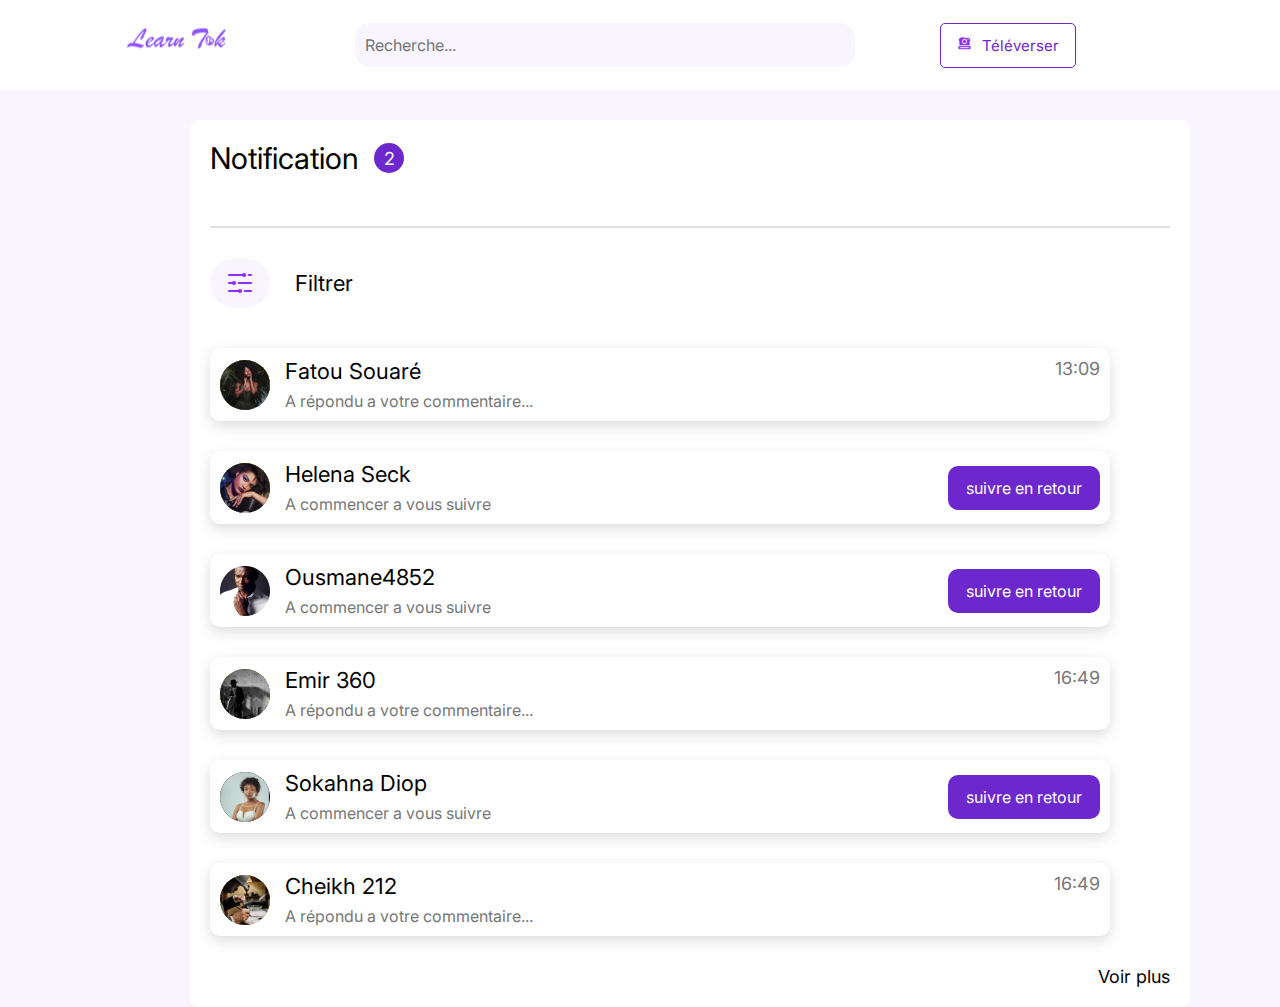
<file: Notifications/index.html>
<!DOCTYPE html>
<html lang="en">
<head>
    <meta charset="UTF-8">
    <meta name="viewport" content="width=device-width, initial-scale=1.0">
    <link rel="preconnect" href="https://fonts.googleapis.com">
    <link rel="preconnect" href="https://fonts.gstatic.com" crossorigin>
    <link href="https://fonts.googleapis.com/css2?family=Inter:wght@100..900&display=swap" rel="stylesheet">
    <link rel="stylesheet" href="index.css">
    <title>Notifications</title>
</head>
<body>
    <header class="header">
        <div class="header-container">
            <a href="../accueil/acceuil.html">
            <img src="image/Rectangle 31.svg" alt="" class="logo">
        </a>
            <div class="seacrh-header">
                <input type="text" placeholder="Recherche..." class="search-input">
            </div>
            <div class="btn-header">
                <a href="../créa contenu/contenu.html">
                <button class="btn-add">
                    <img src="image/Group 21.svg" alt="">
                    <span>Téléverser</span>
                </button>
                </a>
            </div>
        </div>
    </header>
    <section class="section-1">
        <div class="section-1-container">
            
            <div class="section-1-right">
                <div class="section-1-right-container">
                    <div class="container-right-top">
                        <div class="title">
                            <h1>Notification</h1>
                            <div class="not">2</div>
                        </div>
                        <div class="hr"></div>
                    </div>
                    <div class="container-right-bottom">
                        <div class="right-bottom-top">
                            <div class="filter-btn">
                                <img src="image/Tune.svg" alt="">
                            </div>
                            <span>Filtrer</span>
                        </div>
                        <div class="right-bottom-middle">
                            <div class="response-not">
                                <div class="response-not-left">
                                    <img src="image/Ellipse 8.svg" alt="">
                                    <div class="person-info">
                                        <h1>Fatou Souaré</h1>
                                        <span>A répondu a votre commentaire...</span>
                                    </div>
                                </div>
                                <span class="span">13:09</span>
                            </div>
                            <div class="response-add">
                                <div class="response-add-left">
                                    <img src="image/Ellipse 9.svg" alt="">
                                    <div class="person-info">
                                        <h1>Helena Seck</h1>
                                        <span>A commencer a vous suivre</span>
                                    </div>
                                </div>
                                <button class="btn-suivie">
                                    <span>suivre en retour</span>
                                </button>
                            </div>
                            <div class="response-add">
                                <div class="response-add-left">
                                    <img src="image/Ellipse 10.png" alt="">
                                    <div class="person-info">
                                        <h1>Ousmane4852</h1>
                                        <span>A commencer a vous suivre</span>
                                    </div>
                                </div>
                                <button class="btn-suivie">
                                    
                                    <span>suivre en retour</span>
                                </button>
                            </div>
                            <div class="response-not">
                                <div class="response-not-left">
                                    <img src="image/Ellipse 11.svg" alt="">
                                    <div class="person-info">
                                        <h1>Emir 360</h1>
                                        <span>A répondu a votre commentaire...</span>
                                    </div>
                                </div>
                                <span class="span">16:49</span>
                            </div>
                            <div class="response-add">
                                <div class="response-add-left">
                                    <img src="image/Ellipse 12.svg" alt="">
                                    <div class="person-info">
                                        <h1>Sokahna Diop</h1>
                                        <span>A commencer a vous suivre</span>
                                    </div>
                                </div>
                                <button class="btn-suivie">
                                    <span>suivre en retour</span>
                                </button>
                            </div>
                            <div class="response-not">
                                <div class="response-not-left">
                                    <img src="image/Ellipse 13.svg" alt="">
                                    <div class="person-info">
                                        <h1>Cheikh 212</h1>
                                        <span>A répondu a votre commentaire...</span>
                                    </div>
                                </div>
                                <span class="span">16:49</span>
                            </div>
                        </div>
                        <div class="right-bottom-end">
                            <div class="plus">
                                <span>Voir plus</span>
                            </div>
                        </div>
                    </div>
                </div>
            </div>
        </div>
    </section>
</body>
</html>
</file>
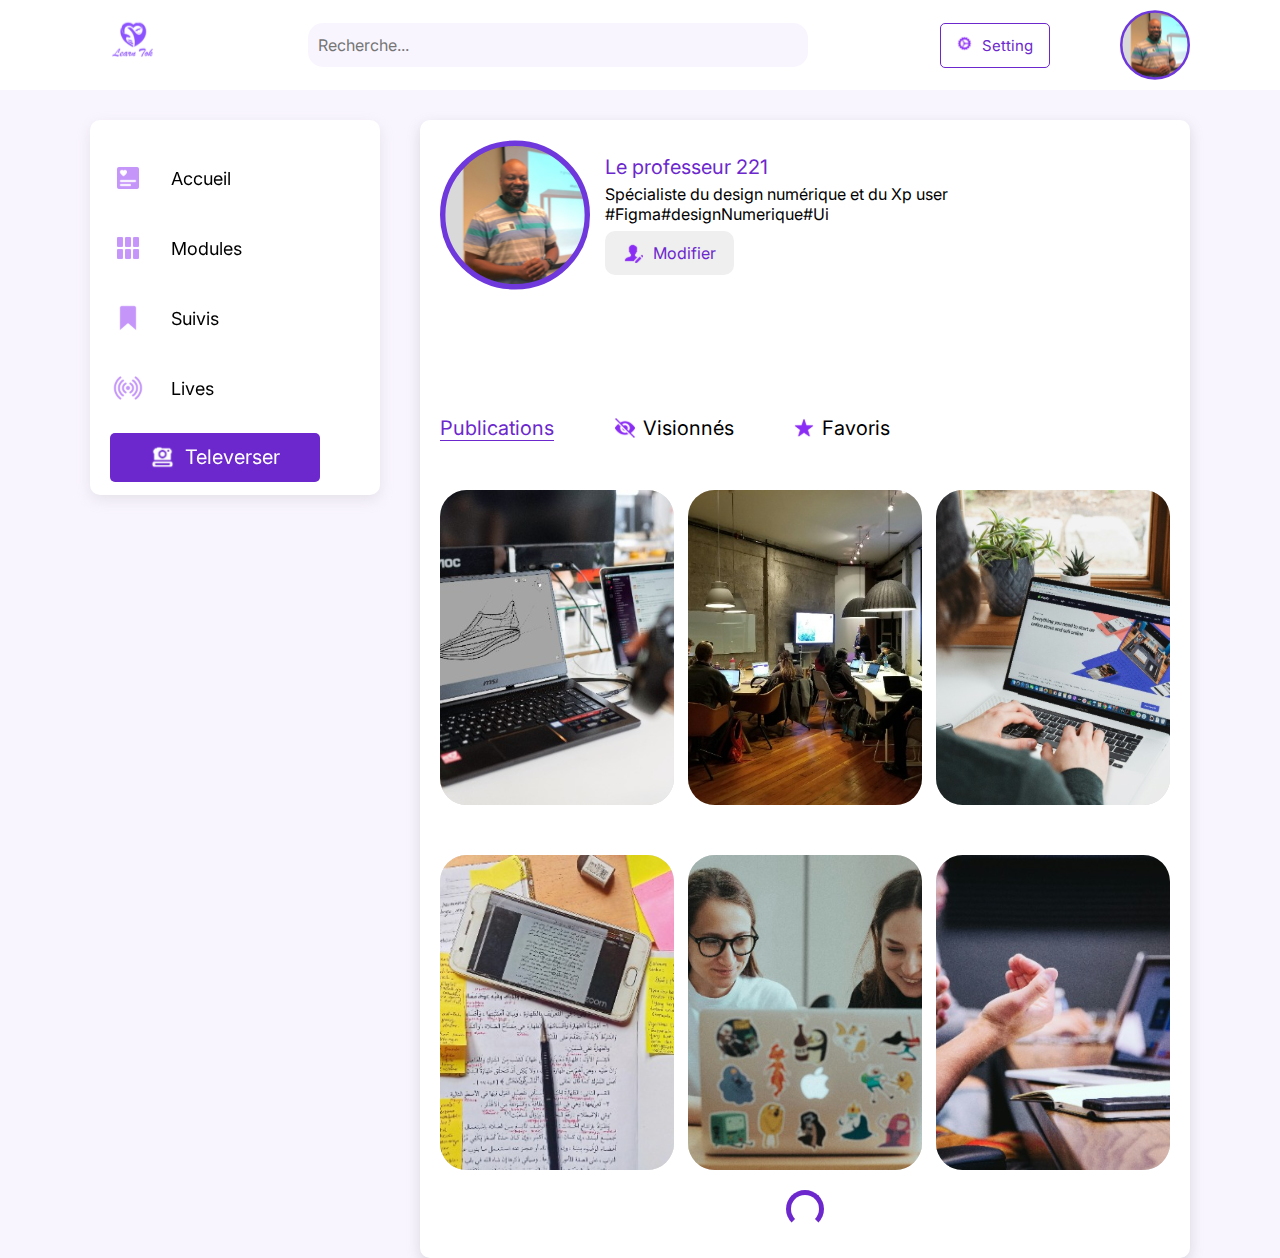
<file: profil/index.html>
<!DOCTYPE html>
<html lang="en">
<head>
    <meta charset="UTF-8">
    <meta name="viewport" content="width=device-width, initial-scale=1.0">
    <link rel="preconnect" href="https://fonts.googleapis.com">
    <link rel="preconnect" href="https://fonts.gstatic.com" crossorigin>
    <link href="https://fonts.googleapis.com/css2?family=Inter:wght@100..900&display=swap" rel="stylesheet">
    <link rel="stylesheet" href="profil.css">
    <title>Profil</title>
</head>
<body>
    <header class="header">
        <div class="header-container">
            <a href="../accueil/acceuil.html">
            <img src="image/learn tok - 1-02 1.svg" alt="" class="logo">
            </a>
            <div class="seacrh-header">
                <input type="text" placeholder="Recherche..." class="search-input">
            </div>
            <div class="btn-header">
                <a href="../parametre/index.html">
                <button class="btn-add">
                    <img src="image/Settings.svg" alt="">
                    <span>Setting</span>
                </button>
                </a>
                <a href="#">
                    <img class="link-profil" src="image/profil.svg" alt="">
                </a>
            </div>
        </div>
    </header>
    <section class="section-1">
        <div class="section-1-container">
            <div class="section-1-left">
                <div class="section-1-left-container">
                    <div class="left-container-bottom">
                        <div class="link-nav">
                            <a href="../accueil/acceuil.html">
                                <img src="image/For You.svg" alt="">
                                <span>Accueil</span>
                            </a>
                        </div>
                        <div class="link-nav">
                            <a href="../module/module.html">
                                <img src="image/View Module.svg" alt="">
                                <span>Modules</span>
                            </a>
                        </div>
                        <div class="link-nav">
                            <a href="../profi">
                                <img src="image/Bookmark.svg" alt="">
                                <span>Suivis</span>
                            </a>
                        </div>
                        <div class="link-nav">
                            <a href="../création videos/creation vid.html">
                                <img src="image/Radio Waves.svg" alt="">
                                <span>Lives</span>
                            </a>
                        </div>
                    </div>
                    <div class="left-container-end">
                        <button class="btn-poster">
                            <img src="image/Polaroid.svg" alt="">
                            <a href="../créa contenu/contenu.html">
                            <span>Televerser</span>
                            </a>
                        </button>
                    </div>
                </div>
            </div>
            <div class="section-1-right">
                <div class="section-1-right-container">
                    <div class="container-right-top">
                        <div class="profile-top">
                            <img class="profil-img" src="image/profil.svg" alt="">
                            <div class="profile-top-info">
                                <h1>Le professeur 221</h1>
                                <p>
                                    Spécialiste du design numérique 
                                    et du Xp user
                                    #Figma#designNumerique#Ui
                                </p>
                                <button class="profil-btn">
                                    <img src="image/Registration.svg" alt="">
                                    <span>Modifier</span>
                                </button>
                            </div>
                        </div>
                        <div class="profile-bottom">
                            <div class="link-span">
                                <span class="span-actif">Publications</span>
                            </div>
                            <div class="link-span plus">
                                <img src="image/Hide.svg" alt="">
                                <span>Visionnés</span>
                            </div>
                            <div class="link-span plus">
                                <img src="image/Star.svg" alt="">
                                <span>Favoris</span>
                            </div>
                        </div>
                    </div>
                    <div class="container-right-bottom">
                        <div class="video-look">
                            <div class="look-1">
                                <img class="vdo" src="image/Rectangle 25.svg" alt="">
                                <div class="info-cacher">
                                    <img src="image/Play.svg" alt="" class="play">
                                </div>
                            </div>
                            <div class="look-1">
                                <img class="vdo" src="image/Rectangle 26.svg" alt="">
                                <div class="info-cacher">
                                    <img src="image/Play.svg" alt="" class="play">
                                    <div class="person">
                                        
                                    </div>
                                </div>
                            </div>
                            <div class="look-1">
                                <img class="vdo" src="image/Rectangle 27.svg" alt="">
                                <div class="info-cacher">
                                    <img src="image/Play.svg" alt="" class="play">
                                    <div class="person">
                                        
                                    </div>
                                </div>
                            </div>
                        </div>
                        <div class="video-look">
                            <div class="look-1">
                                <img class="vdo" src="image/Rectangle 33.svg" alt="">
                                <div class="info-cacher">
                                    <img src="image/Play.svg" alt="" class="play">
                                    <div class="person">
                                        
                                    </div>
                                </div>
                            </div>
                            <div class="look-1">
                                <img class="vdo" src="image/Rectangle 34.svg" alt="">
                                <div class="info-cacher">
                                    <img src="image/Play.svg" alt="" class="play">
                                    <div class="person">
                                        
                                    </div>
                                </div>
                            </div>
                            <div class="look-1">
                                <img class="vdo" src="image/Rectangle 35.svg" alt="">
                                <div class="info-cacher">
                                    <img src="image/Play.svg" alt="" class="play">
                                    <div class="person">
                                    </div>
                                </div>
                            </div>
                        </div>
                        <div class="spinner">
                            <span class="loader"></span>
                        </div>
                    </div>
                </div>
            </div>
        </div>
    </section>
</body>
</html>
</file>
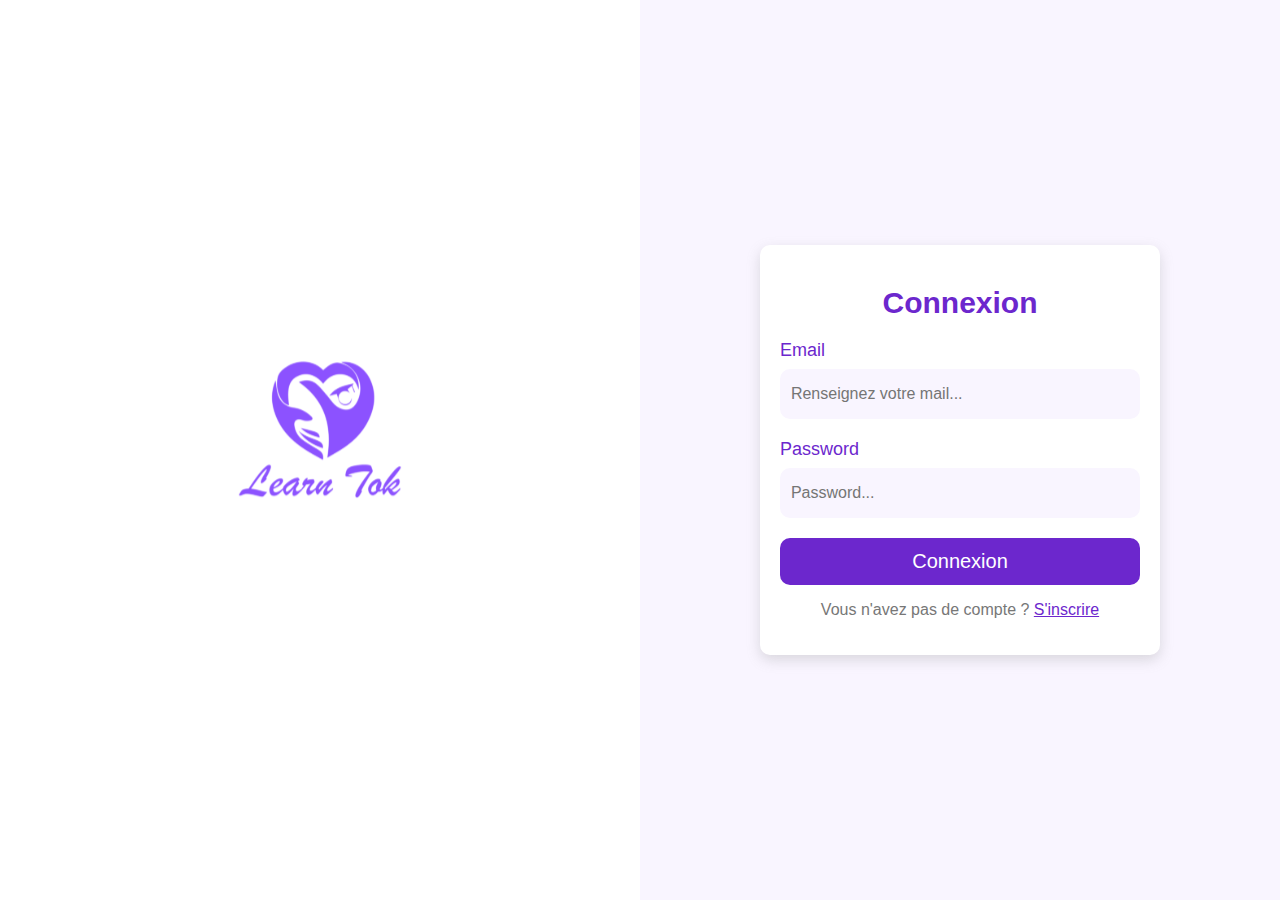
<file: wetransfer_connexion_2024-03-27_1418/connexion/index.html>
<!DOCTYPE html>
<html lang="en">
<head>
    <meta charset="UTF-8">
    <meta name="viewport" content="width=device-width, initial-scale=1.0">
    <link rel="stylesheet" href="profil.css">
    <title>Connexion</title>
</head>
<body>
    <main>
        <div class="main-left">
            <img src="image/learn tok - 1-02 2.svg" alt="">
        </div>
        <div class="main-right">
            <div class="main-right-container">
                <h1>Connexion</h1>
                <div class="formulaire">
                    <div class="champ">
                        <label for="">Email</label>
                        <input type="text" placeholder="  Renseignez votre mail...">
                    </div>
                    <div class="champ">
                        <label for="">Password</label>
                        <input type="text" placeholder="  Password...">
                    </div>
                    <div>
                        <button class="btn-valider">Connexion</button>
                    </div>
                </div>
                <p>Vous n'avez pas de compte ? <a href="./Inscription.html">S'inscrire</a></p>
            </div>
        </div>
    </main>
</body>
</html>
</file>
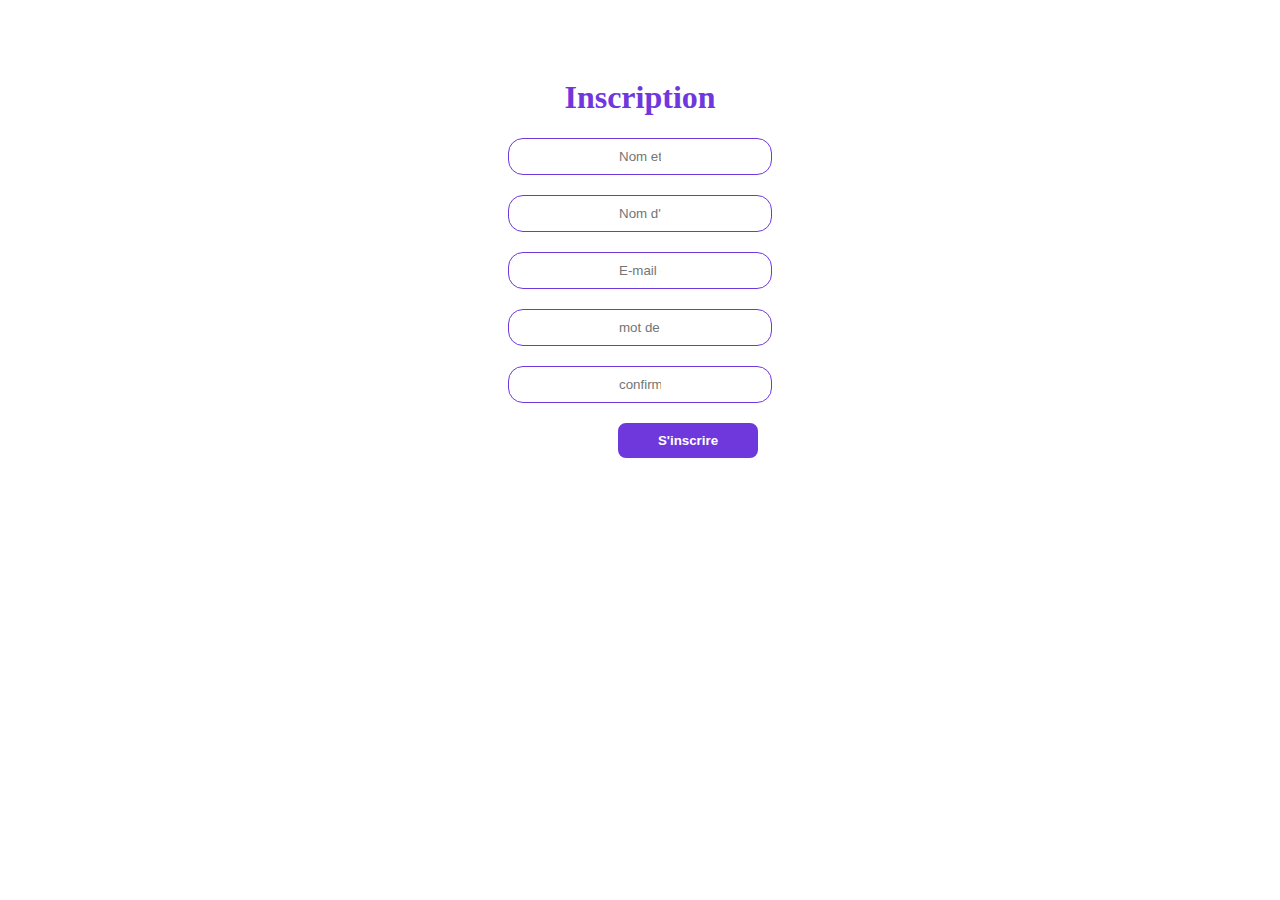
<file: inscription/inscription.html>
<!DOCTYPE html>
<html lang="en">
<head>
    <meta charset="UTF-8">
    <meta name="viewport" content="width=device-width, initial-scale=1.0">
    <title>inscription</title>
    <link rel="stylesheet" href="inscription.css">
</head>
<body>
    <div class="rect">
        <div class="container">
            <h1>Inscription</h1>
            <input type="text" placeholder="Nom et Prénom">
            <input type="text" placeholder="Nom d'utilisateur">
            <input type="text" placeholder="E-mail ou numéro de tele">
            <input type="text" placeholder="mot de passe">
            <input type="text" placeholder="confirmer votre mot de passe">
            <button>S'inscrire</button>
        </div>
    </div>    
</body>
</html>
</file>
<file: Notifications/index.css>
* {
    min-width: 0;
    font: inherit;
}

*, *::before, *::after {
    box-sizing: border-box;
}

img, svg,video {
    display: block;
    height: auto;
    max-width: 100%;
}

body {
    margin: 0;
    min-height: 100dvh;
}

/*-------------------------------  Header  -------------------*/

.header {
    display: flex;
    justify-content: center; 
    width: 100%;
    height: 90px;
    position: fixed;
    top: 0;
    left: 0;
    z-index: 1000;
    background-color: white;
}

.header-container {
    display: flex;
    flex-direction: row;
    max-width: 100%;
    width: 1100px;
    justify-content: space-between;
    align-items: center;
}

.header-container .logo {
    width: 180px;
    height: 180px;
}

.seacrh-header {
    width: 500px;
    display: flex;
    flex-direction: row;
    align-items: center;
}

.seacrh-header .search-input {
    width: 500px;
    padding: 12px 10px;
    background-color: #F9F5FF;
    border-right: none;
    font-family:"Inter", sans-serif ;
    border: none;
    border-radius: 15px;
}

.seacrh-header .search-input:focus {
    outline: none;
}

.btn-header {
    display: flex;
    flex-direction: row;
    width: 250px;
    justify-content: space-between;
}

.btn-header .btn-add {
    display: flex;
    flex-direction: row;
    font-family: "Inter", sans-serif;
    font-size: 15px;
    border-radius: 5px;
    cursor: pointer;
    padding: 12px 16px;
    border: solid 1px #6C27CD;
    background-color: white;
    color: #6C27CD;
}

.btn-header .btn-add img {
    width: 15px;
    height: 15px;
    margin-right: 10px;
}

.btn-header .btn-connexion {
    font-family: "Inter", sans-serif;
    font-size: 15px;
    border-radius: 5px;
    cursor: pointer;
    padding: 12px 16px;
    border: none;
    background-color: #6C27CD;
    color: white;
}

.btn-header a {
    text-decoration: none;
}

/*----------------------- Section 1 -----------------------*/

.section-1 {
    display: flex;
    justify-content: center;
    width: 100%;
    background-color: #F9F5FF;
}

.section-1-container {
    display: flex;
    max-width: 100%;
    width: 1100px;
    flex-direction: row;
}

.section-1-left {
    max-width: 700px;
    width: 390px;
    height: 100%;
    margin-top: 30px;
    position: fixed;
    top: 90px;
    bottom: 0;
}

.section-1-left .section-1-left-container {
    max-width: 600px;
    width: 290px;
    background-color: white;
    padding: 13px 20px;
    border-radius: 10px;
}

/*----------------------- section 1  Profile --------------------*/

.section-1-left .section-1-left-container .left-container-top {
    display: flex;
    flex-direction: row;
    align-items: center;
    font-family: "Inter", sans-serif;
}

.section-1-left .section-1-left-container .left-container-top img {
    width: 70px;
    height: 70px;
}

.section-1-left .section-1-left-container .left-container-top p {
    margin: 0;
    font-size: 18px;
    margin-bottom: 5px;
}

.section-1-left .section-1-left-container .left-container-top span {
    font-size: 15;
    color: #777777;
}

.section-1-left .section-1-left-container .left-container-top .profil-info {
    margin-left: 15px;
}

.left-container-bottom {
    margin-top: 20px;
}

.left-container-bottom .link-nav a {
    text-decoration: none;
    display: flex;
    flex-direction: row;
    align-items: center;
    font-family: "Inter", sans-serif;
    color: black;
    font-size: 18px;
}

.left-container-bottom .link-nav a img {
    width: 36px;
    height: 36px;
    margin-right: 25px;
}

.left-container-bottom .link-nav {
    margin-bottom: 20px;
    height: 50px;
    display: flex;
    align-items: center;
    position: relative; /* Position relative pour le pseudo-élément */
    transition: color 0.3s;
}

.left-container-bottom .link-nav a:hover,
.left-container-bottom .link-nav a:focus {
    color: var(--title-color);
}

.left-container-bottom .link-nav a:focus::after {
    transform: scaleX(1);
}

.left-container-bottom .link-nav a::after {
    content: '';
    position: absolute; 
    left: 0; 
    bottom: -7px; 
    width: 100%; 
    height: 2px; 
    background-color:#6C27CD;
    transform: scaleX(0);
    transition: transform 0.3s;
}

.left-container-end .btn-poster {
    display: flex;
    flex-direction: row;
    font-family: "Inter", sans-serif;
    font-size: 20px;
    border-radius: 5px;
    cursor: pointer;
    padding: 12px 22px;
    border: none;
    background-color:#6C27CD;
    color: white;
    width: 210px;
    justify-content: center;
}

.left-container-end .btn-poster img {
    width: 25px;
    height: 25px;
    margin-right: 10px;
}

.left-container-end a {
    text-decoration: none;
}

/*---------------------- section 1 right -----------------*/

.section-1-right {
    width: 100%;
    display: flex;
    justify-content: flex-end;
}

.section-1-right-container {
    max-width: 1100px;
    width: 1000px;
    background-color: white;
    border-radius: 10px;
    font-family: "Inter", sans-serif;
    padding: 20px;
    margin-top: 120px;
}

.title h1 {
    margin: 0;
    font-size: 30px;
    margin-right: 15px;
}

.title {
    display: flex;
    flex-direction: row;
    align-items: center;
    margin-bottom: 50px;
}

.title .not {
font-size: 18px;
background-color: #6C27CD;
color: white;
width: 20px;
height: 20px;
display: flex;
align-items: center;
justify-content: center;
padding: 15px;
border-radius: 20px;
}

.hr {
    height: 1px;
    border: solid 1px #e6e1e1;
    margin-bottom: 30px;
}

.filter-btn {
    background-color: #F9F5FF;
    width: 60px;
    height: 50px;
    display: flex;
    justify-content: center;
    align-items: center;
    border-radius: 30px;
}

.filter-btn img {
    width: 30px;
    height: 30px;
}

.right-bottom-top {
    display: flex;
    align-items: center;
    margin-bottom: 40px;
}

.right-bottom-top span {
    font-family: "Inter", sans-serif;
    font-size: 22px;
    margin-left: 25px;
}

.right-bottom-middle {
    font-family: "Inter", sans-serif;
}

.right-bottom-middle .response-not {
    display: flex;
    flex-direction: row;
    justify-content: space-between;
    width: 900px;
    padding: 10px;
    margin-bottom: 30px;
    border-radius: 10px;
    box-shadow: 0px 5px 13px rgba(146, 146, 146, 0.3);
}

.right-bottom-middle .response-not .span {
    font-family: "Inter", sans-serif;
    color: #777777;
    font-size: 18px;
}

.right-bottom-middle .response-not .response-not-left {
    display: flex;
    flex-direction: row;
    align-items: center;
}

.person-info  {
    font-family: "Inter", sans-serif;
    margin-left: 15px;
}

.person-info h1 {
    font-size: 22px;
    margin: 0;
    margin-bottom: 7px;
}

.person-info span {
    color: #777777;
}

.response-add {
    display: flex;
    flex-direction: row;
    align-items: center;
    justify-content: space-between;
    width: 900px;
    padding: 10px;
    margin-bottom: 30px;
    border-radius: 10px;
    box-shadow: 0px 5px 13px rgba(146, 146, 146, 0.3);
}

.response-add .btn-suivie {
    display: flex;
    flex-direction: row;
    font-family: "Inter", sans-serif;
    border: none;
    background-color: #6C27CD;
    color: white;
    padding: 12px 18px;
    border-radius: 10px;
}

.response-add .btn-suivie img {
    width: 15px;
    height: 15px;
    margin-right: 20px;
}

.response-add .response-add-left {
    display: flex;
    flex-direction: row;
    align-items: center;
}

.right-bottom-end {
    display: flex;
    justify-content: flex-end;
}

.right-bottom-end .plus {
    display: flex;
    flex-direction: row;
    align-items: center;
}

.right-bottom-end .plus img {
    width: 15px;
    height: 15px;
    margin-left: 20px;
}

.right-bottom-end .plus span {
    font-family: "Inter", sans-serif;
    font-size: 18px;
}
</file>
<file: profil/profil.css>
* {
    min-width: 0;
    font: inherit;
}

*, *::before, *::after {
    box-sizing: border-box;
}

img, svg,video {
    display: block;
    height: auto;
    max-width: 100%;
}

body {
    margin: 0;
    min-height: 100dvh;
}

/*-------------------------------  Header  -------------------*/

.header {
    display: flex;
    justify-content: center; 
    width: 100%;
    height: 90px;
    position: fixed;
    top: 0;
    left: 0;
    z-index: 1000;
    background-color: white;
}

.header-container {
    display: flex;
    flex-direction: row;
    max-width: 100%;
    width: 1100px;
    justify-content: space-between;
    align-items: center;
}

.header-container .logo {
    width: 85px;
    height: 85px;
}

.seacrh-header {
    width: 500px;
    display: flex;
    flex-direction: row;
    align-items: center;
}

.seacrh-header .search-input {
    width: 500px;
    padding: 12px 10px;
    background-color: #F9F5FF;
    border-right: none;
    font-family:"Inter", sans-serif ;
    border: none;
    border-radius: 15px;
}

.seacrh-header .search-input:focus {
    outline: none;
}

.btn-header {
    display: flex;
    flex-direction: row;
    width: 250px;
    justify-content: space-between;
    align-items: center;
}

.btn-header .link-profil {
    width: 70px;
    height: 70px;
}

.btn-header .btn-add {
    display: flex;
    flex-direction: row;
    font-family: "Inter", sans-serif;
    font-size: 15px;
    border-radius: 5px;
    cursor: pointer;
    padding: 12px 16px;
    border: solid 1px #6C27CD;
    background-color: white;
    color: #6C27CD;
}

.btn-header .btn-add img {
    width: 15px;
    height: 15px;
    margin-right: 10px;
}

.btn-header .btn-connexion {
    font-family: "Inter", sans-serif;
    font-size: 15px;
    border-radius: 5px;
    cursor: pointer;
    padding: 12px 16px;
    border: none;
    background-color: #6C27CD;
    color: white;
}

.btn-header a {
    text-decoration: none;
}

/*----------------------- Section 1 -----------------------*/

.section-1 {
    display: flex;
    justify-content: center;
    width: 100%;
    background-color: #F9F5FF;
}

.section-1-container {
    display: flex;
    max-width: 100%;
    width: 1100px;
    flex-direction: row;
}

.section-1-left {
    max-width: 700px;
    width: 390px;
    height: 100%;
    margin-top: 30px;
    position: fixed;
    top: 90px;
    bottom: 0;
}

.section-1-left .section-1-left-container {
    max-width: 600px;
    width: 290px;
    background-color: white;
    padding: 13px 20px;
    border-radius: 10px;
    box-shadow: 0px 5px 13px rgba(189, 187, 187, 0.3);
}

/*----------------------- section 1  Profile --------------------*/

.section-1-left .section-1-left-container .left-container-top {
    display: flex;
    flex-direction: row;
    align-items: center;
    font-family: "Inter", sans-serif;
}

.section-1-left .section-1-left-container .left-container-top img {
    width: 70px;
    height: 70px;
}

.section-1-left .section-1-left-container .left-container-top p {
    margin: 0;
    font-size: 18px;
    margin-bottom: 5px;
}

.section-1-left .section-1-left-container .left-container-top span {
    font-size: 15;
    color: #777777;
}

.section-1-left .section-1-left-container .left-container-top .profil-info {
    margin-left: 15px;
}

.left-container-bottom {
    margin-top: 20px;
}

.left-container-bottom .link-nav a {
    text-decoration: none;
    display: flex;
    flex-direction: row;
    align-items: center;
    font-family: "Inter", sans-serif;
    color: black;
    font-size: 18px;
}

.left-container-bottom .link-nav a img {
    width: 36px;
    height: 36px;
    margin-right: 25px;
}

.left-container-bottom .link-nav {
    margin-bottom: 20px;
    height: 50px;
    display: flex;
    align-items: center;
    position: relative; /* Position relative pour le pseudo-élément */
    transition: color 0.3s;
}

.left-container-bottom .link-nav a:hover,
.left-container-bottom .link-nav a:focus {
    color: var(--title-color);
}

.left-container-bottom .link-nav a:focus::after {
    transform: scaleX(1);
}

.left-container-bottom .link-nav a::after {
    content: '';
    position: absolute; 
    left: 0; 
    bottom: -7px; 
    width: 100%; 
    height: 2px; 
    background-color:#6C27CD;
    transform: scaleX(0);
    transition: transform 0.3s;
}

.left-container-end .btn-poster {
    display: flex;
    flex-direction: row;
    font-family: "Inter", sans-serif;
    font-size: 20px;
    border-radius: 5px;
    cursor: pointer;
    padding: 12px 22px;
    border: none;
    background-color:#6C27CD;
    color: white;
    width: 210px;
    justify-content: center;
}

.left-container-end .btn-poster img {
    width: 25px;
    height: 25px;
    margin-right: 10px;
}

/*---------------------- section 1 right -----------------*/

.section-1-right {
    width: 100%;
    display: flex;
    justify-content: flex-end;
}

.section-1-right-container {
    max-width: 800px;
    width: 770px;
    background-color: white;
    border-radius: 10px;
    font-family: "Inter", sans-serif;
    padding: 20px;
    margin-top: 120px;
    box-shadow: 0px 5px 13px rgba(146, 146, 146, 0.3);
}

.container-right-top {
    display: flex;
    flex-direction: column;
    height: 300px;
    justify-content: space-between;
}

.container-right-bottom {
    display: flex;
    flex-direction: column;
}

.profile-top {
    display: flex;
    flex-direction: row;
    align-items: center;
}

.profile-top .profile-top-info {
    width: 515px;
}

.profile-top .profil-img {
    width: 150px;
    height: 150px;
}

.profile-top-info {
    font-family: "Inter", sans-serif;
    margin-left: 15px;
}

.profile-top-info h1 {
    font-size: 20px;
    margin: 0;
    color: #6C27CD;
}

.profile-top-info p {
    margin: 0;
    margin-top: 5px;
}

.profil-btn {
    display: flex;
    flex-direction: row;
    color: #6C27CD;
    border: 3px;
    padding: 12px 18px;
    border-radius: 10px;
    align-items: center;
    margin-top: 7px;
}

.profil-btn img {
    width: 20px;
    height: 20px;
    margin-right: 10px;
}

.profile-bottom .link-span {
    font-family: "Inter", sans-serif;
}

.profile-bottom {
    display: flex;
    flex-direction: row;
    width: 450px;
    justify-content: space-between;
}

.link-span .span-actif {
    color: #6C27CD;
    border-bottom: #6C27CD 1px solid;
}

.link-span span {
    font-size: 20px;
}

.plus img {
    width: 20px;
    height: 20px;
    margin-right: 8px;
}

.plus {
    display: flex;
    flex-direction: row;
    align-items: center;
}

.info-cacher .play {
    width: 50px;
    height: 50px;
    margin-left: 30px;
}

.person .pro {
    width: 50px;
    height: 50px;
    border: #6C27CD solid 3px;
    border-radius: 40px;
}

.person {
    display: flex;
    flex-direction: row;
    gap: 20px;
    align-items: center;
    margin-top: 15px;
}

.person span {
    font-family: "Inter", sans-serif;
    color: white;
    display: flex;
    flex-direction: row;
    align-items: center;
    gap: 10px;
}

.video-look {
    display: flex;
    flex-direction: row;
    justify-content: space-between;
    margin-top: 50px;
}

.look-1 {
    position: relative;
    display: inline-block;
}

.look-1 .info-cacher {
    position: absolute;
    top: 50%;
    left: 50%;
    transform: translate(-50%, -50%);
    opacity: 0;
    transition: opacity 0.3s ease;
}

.look-1:hover .info-cacher {
    opacity: 1;
}

.view {
    width: 30px;
    height: 30px;
}

.vdo {
    width: 234px;
}

.loader {
    width: 38px;
    height: 38px;
    border: 5px solid #6C27CD;
    border-bottom-color: transparent;
    border-radius: 50%;
    display: inline-block;
    box-sizing: border-box;
    animation: rotation 1s linear infinite;
}

    @keyframes rotation {
    0% {
        transform: rotate(0deg);
    }
    100% {
        transform: rotate(360deg);
    }
} 

.spinner {
    display: flex;
    justify-content: center;
    margin-top: 20px;
    margin-bottom: 10px;
}
a {
    text-decoration: none;
    color: white;
}
.moi {
    color: #6C27CD;
}
</file>
<file: wetransfer_connexion_2024-03-27_1418/connexion/profil.css>
* {
    min-width: 0;
    font: inherit;
}

*, *::before, *::after {
    box-sizing: border-box;
}

img, svg,video {
    display: block;
    height: auto;
    max-width: 100%;
}

body {
    margin: 0;
    min-height: 100dvh;
}

/*---------------------------------- main ---------------------------------*/

main {
    width: 100%;
    display: flex;
    flex-direction: row;
    height: 100vh;
}

.main-left {
    width: 50%;
    display: flex;
    justify-content: center;
    align-items: center;
    box-shadow: 0px 5px 13px rgba(146, 146, 146, 0.3);
}

.main-left img {
    width: 340px;
    height: 340px;
}

.main-right {
    width: 50%;
    background-color: #F9F5FF;
    display: flex;
    justify-content: center;
    align-items: center;
}

.main-right-container {
    background-color: white;
    width: 400px;
    font-family: "Inter", sans-serif;
    padding: 20px;
    border-radius: 10px;
    box-shadow: 0px 5px 13px rgba(146, 146, 146, 0.3);
}

.main-right-container h1 {
    text-align: center;
    font-size: 30px;
    color: #6C27CD;
    font-weight: 600;
}

.main-right-container p {
    text-align: center;
    color:#777777;
    font-family: "Inter", sans-serif;
}

.main-right-container p a {
    color: #6C27CD;
}

.formulaire .champ {
    display: flex;
    flex-direction: column;
    margin-top: 20px;
}

.formulaire .champ label {
    font-size: 18px;
    color: #6C27CD;
    margin-bottom: 8px;
}

.formulaire .champ input {
    height: 50px;
    background-color: #F9F5FF;
    border: none;
    border-radius: 10px;
}

.btn-valider {
    padding: 12px 18px;
    border: none;
    background-color: #6C27CD;
    font-size: 20px;
    color: white;
    border-radius: 10px;
    width: 100%;
    margin-top: 20px;
}
</file>
<file: inscription/inscription.css>
h1 {
    color: #6F38DD;
    text-align: center;
}
.rect {
    justify-content: center;
    display: flex;
    flex-direction: column;
}
.container {
    justify-content: center;
    display: flex;
    flex-direction: column;
    margin-left: 500px;
    margin-right: 500px;
    margin-top: 50px;
}
input {
    margin-bottom: 20px;
    border-radius: 15px;
    height: 35px;
    padding: 0px 110px;
    border: 1px solid #6F38DD;
    color: #6F38DD;
}
button {
    background-color: #6F38DD;
    color: white;
    width: 140px;
    height: 35px;
    justify-content: center;
    border-radius: 8px;
    border: solid #6F38DD;
    margin-left: 110px;
    font-weight: bolder;
}
</file>
